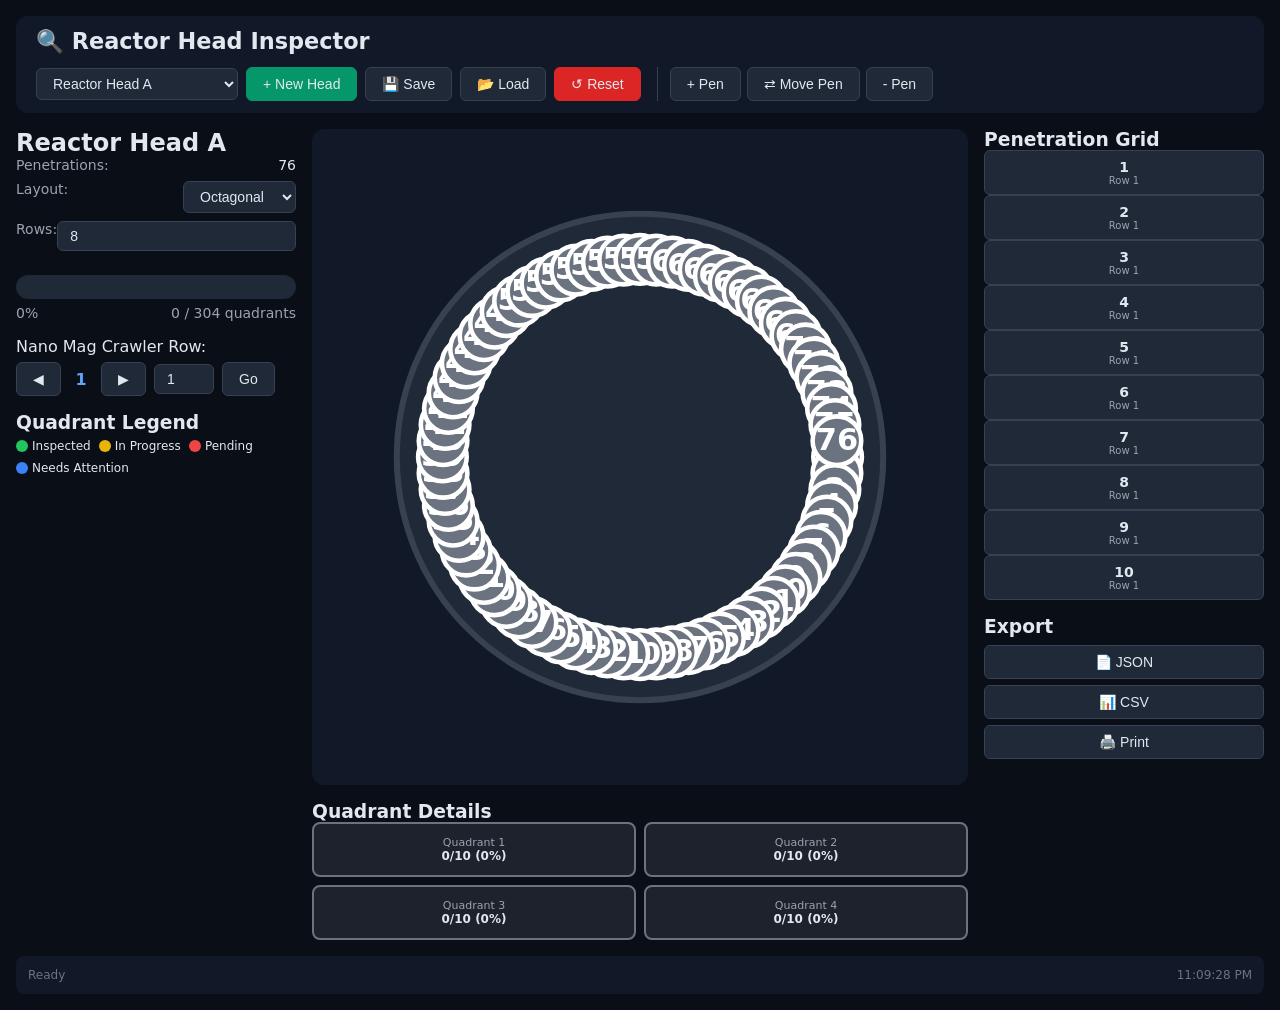
<file: index.html>
<!DOCTYPE html>
<html lang="en">
<head>
<meta charset="UTF-8">
<meta name="viewport" content="width=device-width, initial-scale=1.0">
<title>Reactor Head Inspector</title>
<link rel="stylesheet" href="styles.css">
</head>
<body>
<div class="app">
  <header>
    <h1>🔍 Reactor Head Inspector</h1>
    <div class="header-controls">
      <select id="headSelect" class="select"></select>
      <button id="newHeadBtn" class="btn btn-primary">+ New Head</button>
      <button id="saveBtn" class="btn">💾 Save</button>
      <button id="loadBtn" class="btn">📂 Load</button>
      <button id="resetBtn" class="btn btn-danger">↺ Reset</button>
        <div class="penetration-controls">
          <button id="addPenetrationBtn" class="btn">+ Pen</button>
          <button id="movePenetrationBtn" class="btn">⇄ Move Pen</button>
          <button id="deletePenetrationBtn" class="btn">- Pen</button>
      </div>
    </div>
  </header>

  <main>
    <div class="left-panel">
      <div class="head-info">
        <h2 id="headName">—</h2>
        <div class="info-grid">
          <div class="info-item">
            <span class="label">Penetrations:</span>
            <span id="headPenetrations">0</span>
          </div>
          <div class="info-item">
            <span class="label">Layout:</span>
            <select id="layoutSelect" class="select">
              <option value="octagonal">Octagonal</option>
              <option value="circular">Circular</option>
              <option value="square">Square</option>
              <option value="hexagonal">Hexagonal</option>
            </select>
          </div>
          <div class="info-item">
            <span class="label">Rows:</span>
            <input type="number" id="rowsInput" class="input" min="1" max="20" value="8">
          </div>
        </div>
      </div>

      <div class="progress-section">
        <div class="progress-bar">
          <div id="progressFill" class="progress-fill"></div>
        </div>
        <div class="progress-text">
          <span id="progressPercent">0%</span>
          <span id="progressDetail">0 / 0 quadrants</span>
        </div>
      </div>

      <div class="row-selector">
        <label for="rowSelect">Nano Mag Crawler Row:</label>
        <div class="row-controls">
          <button id="prevRowBtn" class="btn">◀</button>
          <span id="currentRow">1</span>
          <button id="nextRowBtn" class="btn">▶</button>
          <input type="number" id="rowJumpInput" class="input" min="1" max="20" value="1" style="width:60px">
          <button id="rowJumpBtn" class="btn">Go</button>
        </div>
      </div>

      <div class="quadrant-legend">
        <h3>Quadrant Legend</h3>
        <div class="legend-items">
          <div class="legend-item"><span class="dot dot-green"></span> Inspected</div>
          <div class="legend-item"><span class="dot dot-yellow"></span> In Progress</div>
          <div class="legend-item"><span class="dot dot-red"></span> Pending</div>
          <div class="legend-item"><span class="dot dot-blue"></span> Needs Attention</div>
        </div>
      </div>
    </div>

    <div class="center-panel">
      <div id="reactorHead" class="reactor-head"></div>
      <div class="quadrant-info">
        <h3>Quadrant Details</h3>
        <div id="quadrantDetails" class="quadrant-details"></div>
      </div>
    </div>

    <div class="right-panel">
      <div class="penetration-list">
        <h3>Penetration Grid</h3>
        <div id="penetrationGrid" class="penetration-grid"></div>
      </div>
      <div class="export-section">
        <h3>Export</h3>
        <div class="export-buttons">
          <button id="exportJsonBtn" class="btn">📄 JSON</button>
          <button id="exportCsvBtn" class="btn">📊 CSV</button>
          <button id="printBtn" class="btn">🖨️ Print</button>
        </div>
      </div>
    </div>
  </main>

  <footer>
    <span id="statusMsg">Ready</span>
    <span id="lastSaved">—</span>
  </footer>
</div>

<script src="inspector.js"></script>
</body>
</html>
</file>
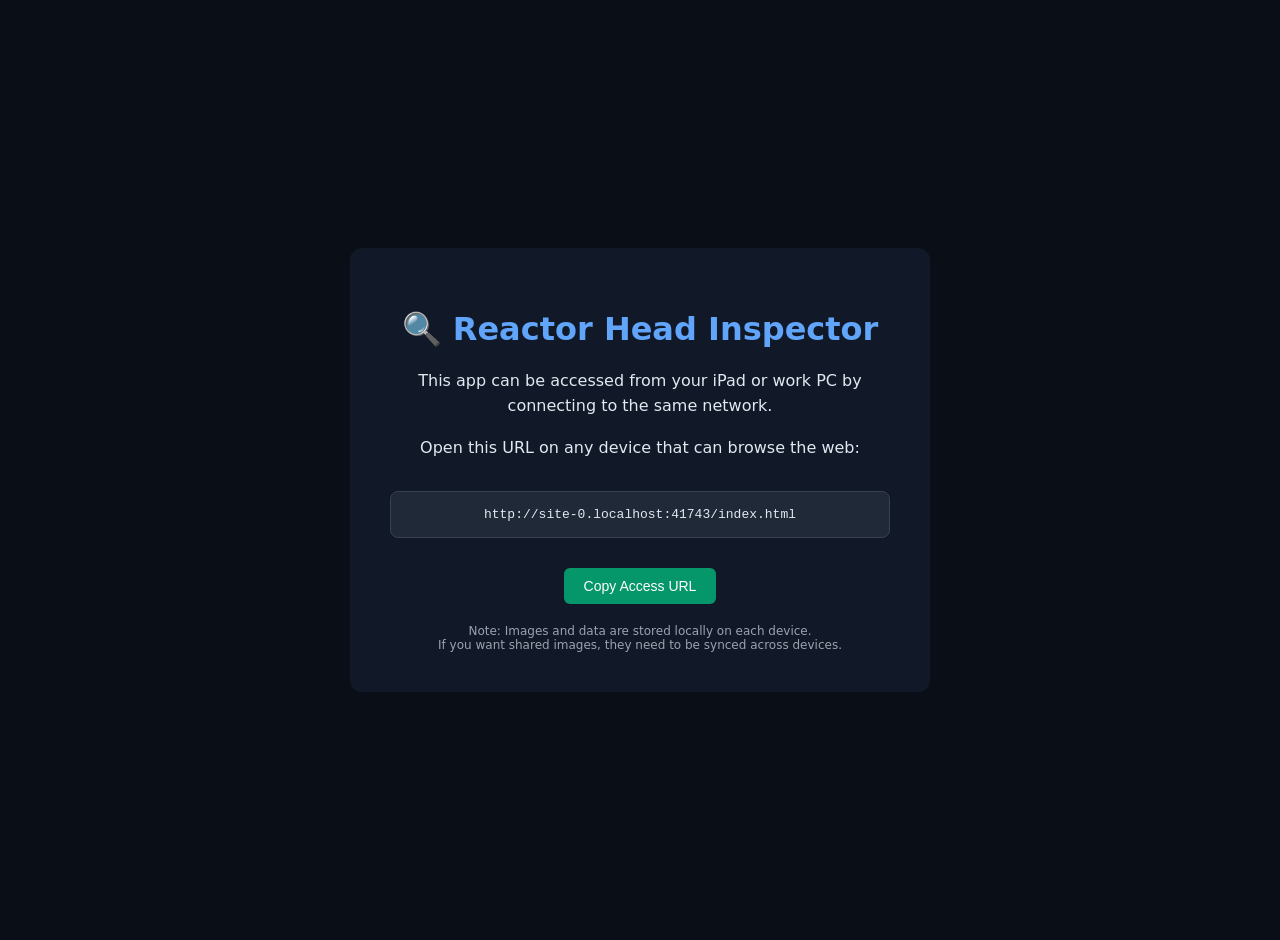
<file: simple-index.html>
<!DOCTYPE html>
<html lang="en">
<head>
    <meta charset="UTF-8">
    <meta name="viewport" content="width=device-width, initial-scale=1.0">
    <title>Reactor Head Inspector - Access</title>
    <style>
        body {
            font-family: 'Segoe UI', system-ui, sans-serif;
            background: #0a0e17;
            color: #e2e8f0;
            display: flex;
            align-items: center;
            justify-content: center;
            min-height: 100vh;
            margin: 0;
            padding: 20px;
        }
        .container {
            background: #111827;
            border-radius: 12px;
            padding: 40px;
            max-width: 500px;
            width: 100%;
            text-align: center;
        }
        h1 {
            color: #60a5fa;
            margin-bottom: 20px;
        }
        .instructions {
            margin-bottom: 30px;
            line-height: 1.6;
        }
        .url-display {
            background: #1f2937;
            border: 1px solid #374151;
            border-radius: 8px;
            padding: 15px;
            margin: 20px 0;
            font-family: monospace;
            word-break: break-all;
        }
        .copy-btn {
            background: #059669;
            color: white;
            border: none;
            padding: 10px 20px;
            border-radius: 6px;
            cursor: pointer;
            font-size: 14px;
            margin-top: 10px;
        }
        .copy-btn:hover {
            background: #047857;
        }
        .note {
            font-size: 12px;
            color: #9ca3af;
            margin-top: 20px;
        }
    </style>
</head>
<body>
    <div class="container">
        <h1>🔍 Reactor Head Inspector</h1>
        <div class="instructions">
            <p>This app can be accessed from your iPad or work PC by connecting to the same network.</p>
            <p>Open this URL on any device that can browse the web:</p>
        </div>
        <div class="url-display" id="accessUrl">
            Loading...
        </div>
        <button class="copy-btn" onclick="copyUrl()">Copy Access URL</button>
        <div class="note">
            Note: Images and data are stored locally on each device.<br>
            If you want shared images, they need to be synced across devices.
        </div>
    </div>

    <script>
        // Get the current page URL and replace the filename
        function getAccessUrl() {
            const currentUrl = window.location.href;
            // Replace this page with the actual inspector app
            return currentUrl.replace('/simple-index.html', '/index.html');
        }

        function updateUrl() {
            document.getElementById('accessUrl').textContent = getAccessUrl();
        }

        function copyUrl() {
            const url = getAccessUrl();
            navigator.clipboard.writeText(url).then(() => {
                const btn = event.target;
                const originalText = btn.textContent;
                btn.textContent = 'Copied!';
                setTimeout(() => {
                    btn.textContent = originalText;
                }, 2000);
            });
        }

        // Update URL on page load
        updateUrl();
    </script>
</body>
</html>
</file>
<file: styles.css>
* { box-sizing: border-box; margin: 0; padding: 0; }
body { font-family: 'Segoe UI', system-ui, -apple-system, sans-serif; background: #0a0e17; color: #e2e8f0; min-height: 100vh; }
.app { max-width: 1400px; margin: 0 auto; padding: 16px; }
header { display: flex; justify-content: space-between; align-items: center; padding: 12px 20px; background: #111827; border-radius: 12px; margin-bottom: 16px; flex-wrap: wrap; gap: 12px; }
header h1 { font-size: 1.4rem; white-space: nowrap; }
.header-controls { display: flex; gap: 8px; flex-wrap: wrap; align-items: center; }
.penetration-controls { display: flex; gap: 6px; flex-wrap: wrap; align-items: center; margin-left: 8px; padding-left: 12px; border-left: 1px solid #374151; }
.select { background: #1f2937; color: #e2e8f0; border: 1px solid #374151; padding: 6px 12px; border-radius: 6px; font-size: 14px; }
.input { background: #1f2937; color: #e2e8f0; border: 1px solid #374151; padding: 6px 12px; border-radius: 6px; font-size: 14px; width: 100%; }
.btn { background: #1f2937; color: #e2e8f0; border: 1px solid #374151; padding: 8px 16px; border-radius: 6px; cursor: pointer; font-size: 14px; white-space: nowrap; }
.btn:hover { background: #374151; }
.btn-primary { background: #059669; border-color: #059669; }
.btn-primary:hover { background: #047857; }
.btn-danger { background: #dc2626; border-color: #dc2626; }
.btn-danger:hover { background: #b91c1c; }
main { display: grid; grid-template-columns: 280px 1fr 280px; gap: 16px; }
.left-panel, .right-panel { display: flex; flex-direction: column; gap: 16px; }
.center-panel { display: flex; flex-direction: column; gap: 16px; }
.panel { background: #111827; border-radius: 12px; padding: 16px; }
.panel h2, .panel h3 { font-size: 1rem; margin-bottom: 12px; color: #93c5fd; }
.info-grid { display: flex; flex-direction: column; gap: 8px; }
.info-item { display: flex; justify-content: space-between; font-size: 14px; }
.info-item .label { color: #9ca3af; }
.progress-section { margin-top: 8px; }
.progress-bar { height: 24px; background: #1f2937; border-radius: 12px; overflow: hidden; }
.progress-fill { height: 100%; background: linear-gradient(90deg, #059669, #22c55e); border-radius: 12px; transition: width 0.3s; width: 0%; }
.progress-text { display: flex; justify-content: space-between; font-size: 14px; margin-top: 6px; color: #9ca3af; }
.row-selector { display: flex; flex-direction: column; gap: 6px; }
.row-controls { display: flex; align-items: center; gap: 8px; }
#currentRow { font-weight: bold; min-width: 24px; text-align: center; color: #60a5fa; }
.quadrant-legend { display: flex; flex-direction: column; gap: 6px; }
.legend-items { display: flex; flex-wrap: wrap; gap: 8px; }
.legend-item { display: flex; align-items: center; gap: 4px; font-size: 12px; }
.dot { width: 12px; height: 12px; border-radius: 50%; display: inline-block; }
.dot-green { background: #22c55e; }
.dot-yellow { background: #eab308; }
.dot-red { background: #ef4444; }
.dot-blue { background: #3b82f6; }
.reactor-head { background: #111827; border-radius: 12px; padding: 24px; min-height: 400px; display: flex; flex-direction: column; align-items: center; justify-content: center; }
#reactorSVG { width: 100%; max-width: 500px; }
.pen-grid { display: grid; grid-template-columns: repeat(auto-fill, minmax(60px, 1fr)); gap: 4px; max-height: 300px; overflow-y: auto; }
.pen-cell { background: #1f2937; border: 1px solid #374151; border-radius: 6px; padding: 8px; text-align: center; cursor: pointer; font-size: 12px; transition: all 0.2s; }
.pen-cell:hover { border-color: #60a5fa; }
.pen-cell .pen-num { font-weight: bold; font-size: 14px; }
.pen-cell .pen-row { color: #9ca3af; font-size: 10px; }
.quadrant-details { display: grid; grid-template-columns: repeat(2, 1fr); gap: 8px; }
.q-box { padding: 12px; border-radius: 8px; text-align: center; cursor: pointer; border: 2px solid transparent; transition: all 0.2s; }
.q-box:hover { transform: scale(1.05); }
.q-box.active { border-color: #60a5fa; }
.q-label { font-size: 11px; color: #9ca3af; }
.q-status { font-size: 12px; font-weight: bold; }
.export-section { display: flex; flex-direction: column; gap: 8px; }
.export-buttons { display: flex; flex-direction: column; gap: 6px; }
footer { margin-top: 16px; padding: 12px; background: #111827; border-radius: 8px; display: flex; justify-content: space-between; font-size: 12px; color: #6b7280; }
</file>
